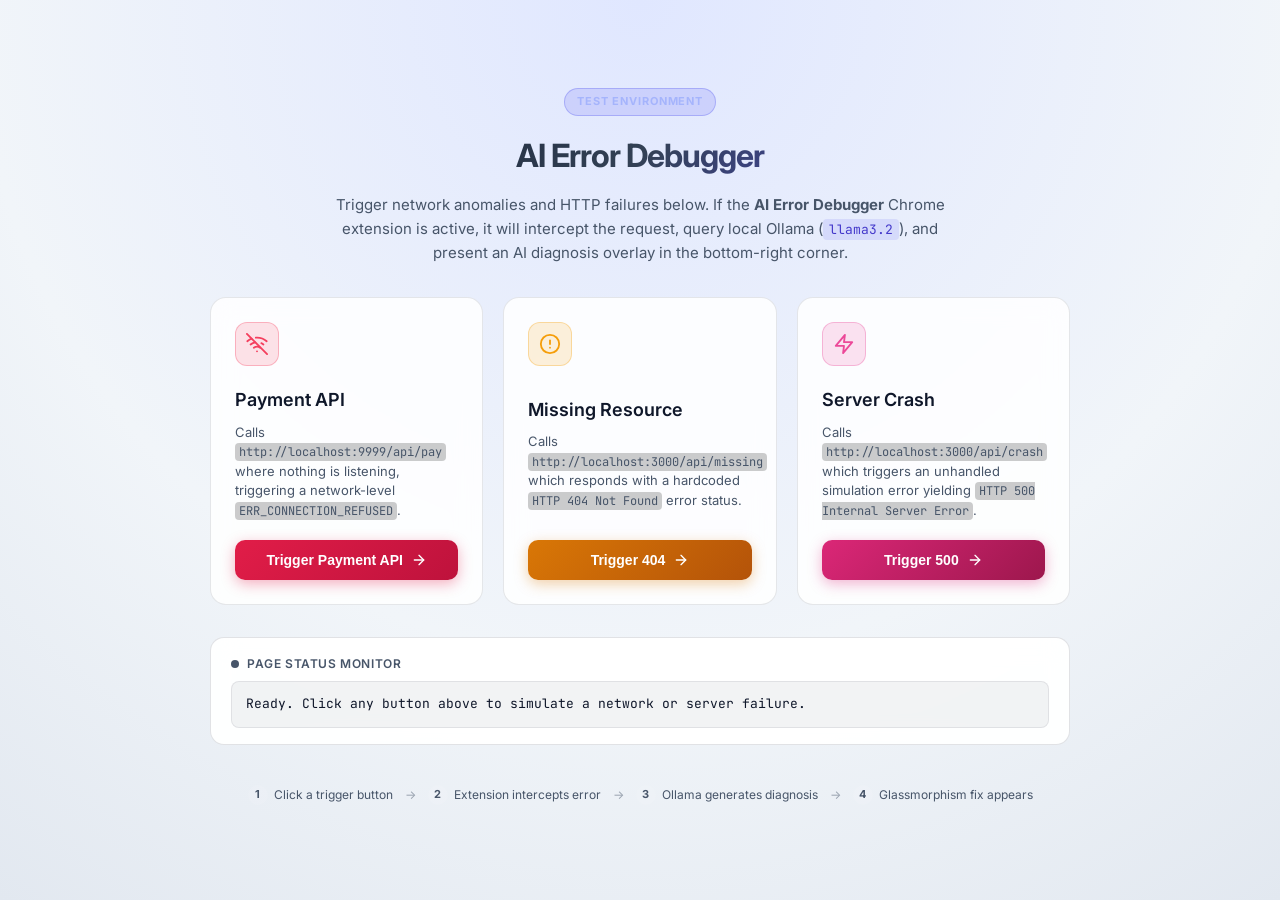
<file: dummy-app/index.html>
<!DOCTYPE html>
<html lang="en">
<head>
  <meta charset="UTF-8" />
  <meta name="viewport" content="width=device-width, initial-scale=1.0" />
  <meta name="description" content="AI Error Debugger - Dummy Test Web Application for triggering real browser network failures." />
  <title>AI Error Debugger - Test Bench</title>
  <link rel="stylesheet" href="styles.css" />
  <link rel="preconnect" href="https://fonts.googleapis.com" />
  <link rel="preconnect" href="https://fonts.gstatic.com" crossorigin />
  <link href="https://fonts.googleapis.com/css2?family=Inter:wght@400;500;600;700&family=JetBrains+Mono:wght@400;500&display=swap" rel="stylesheet" />
</head>
<body>
  <div class="app-container">
    <!-- Header -->
    <header class="app-header">
      <div class="badge-tag">Test Environment</div>
      <h1 class="app-title">AI Error Debugger</h1>
      <p class="app-subtitle">
        Trigger network anomalies and HTTP failures below. If the <strong>AI Error Debugger</strong> Chrome extension is active, it will intercept the request, query local Ollama (<code>llama3.2</code>), and present an AI diagnosis overlay in the bottom-right corner.
      </p>
    </header>

    <!-- Trigger Action Cards -->
    <main class="cards-grid">
      <!-- Card 1: Connection Refused -->
      <section class="card" id="card-payment">
        <div class="card-icon error-icon">
          <svg width="22" height="22" viewBox="0 0 24 24" fill="none" stroke="currentColor" stroke-width="2" stroke-linecap="round" stroke-linejoin="round">
            <line x1="1" y1="1" x2="23" y2="23"></line>
            <path d="M16.72 11.06A10.94 10.94 0 0 1 19 12.55"></path>
            <path d="M5 12.55a10.94 10.94 0 0 1 5.17-2.39"></path>
            <path d="M10.71 5.05A16 16 0 0 1 22.58 9"></path>
            <path d="M1.42 9a15.91 15.91 0 0 1 4.7-2.88"></path>
            <path d="M8.53 16.11a6 6 0 0 1 6.95 0"></path>
            <line x1="12" y1="20" x2="12.01" y2="20"></line>
          </svg>
        </div>
        <div class="card-content">
          <h2 class="card-title">Payment API</h2>
          <p class="card-desc">Calls <code>http://localhost:9999/api/pay</code> where nothing is listening, triggering a network-level <code>ERR_CONNECTION_REFUSED</code>.</p>
        </div>
        <button class="btn btn-danger" id="btn-pay">
          <span>Trigger Payment API</span>
          <svg width="16" height="16" viewBox="0 0 24 24" fill="none" stroke="currentColor" stroke-width="2" stroke-linecap="round" stroke-linejoin="round"><line x1="5" y1="12" x2="19" y2="12"></line><polyline points="12 5 19 12 12 19"></polyline></svg>
        </button>
      </section>

      <!-- Card 2: 404 Missing Route -->
      <section class="card" id="card-404">
        <div class="card-icon warning-icon">
          <svg width="22" height="22" viewBox="0 0 24 24" fill="none" stroke="currentColor" stroke-width="2" stroke-linecap="round" stroke-linejoin="round">
            <circle cx="12" cy="12" r="10"></circle>
            <line x1="12" y1="8" x2="12" y2="12"></line>
            <line x1="12" y1="16" x2="12.01" y2="16"></line>
          </svg>
        </div>
        <div class="card-content">
          <h2 class="card-title">Missing Resource</h2>
          <p class="card-desc">Calls <code>http://localhost:3000/api/missing</code> which responds with a hardcoded <code>HTTP 404 Not Found</code> error status.</p>
        </div>
        <button class="btn btn-warning" id="btn-404">
          <span>Trigger 404</span>
          <svg width="16" height="16" viewBox="0 0 24 24" fill="none" stroke="currentColor" stroke-width="2" stroke-linecap="round" stroke-linejoin="round"><line x1="5" y1="12" x2="19" y2="12"></line><polyline points="12 5 19 12 12 19"></polyline></svg>
        </button>
      </section>

      <!-- Card 3: 500 Crash Route -->
      <section class="card" id="card-500">
        <div class="card-icon crash-icon">
          <svg width="22" height="22" viewBox="0 0 24 24" fill="none" stroke="currentColor" stroke-width="2" stroke-linecap="round" stroke-linejoin="round">
            <polygon points="13 2 3 14 12 14 11 22 21 10 12 10 13 2"></polygon>
          </svg>
        </div>
        <div class="card-content">
          <h2 class="card-title">Server Crash</h2>
          <p class="card-desc">Calls <code>http://localhost:3000/api/crash</code> which triggers an unhandled simulation error yielding <code>HTTP 500 Internal Server Error</code>.</p>
        </div>
        <button class="btn btn-crash" id="btn-500">
          <span>Trigger 500</span>
          <svg width="16" height="16" viewBox="0 0 24 24" fill="none" stroke="currentColor" stroke-width="2" stroke-linecap="round" stroke-linejoin="round"><line x1="5" y1="12" x2="19" y2="12"></line><polyline points="12 5 19 12 12 19"></polyline></svg>
        </button>
      </section>
    </main>

    <!-- Visual Status Line Banner (Errors are NOT swallowed visually) -->
    <section class="status-section" id="status-container" aria-live="polite">
      <div class="status-header">
        <span class="status-indicator-dot" id="status-indicator-dot"></span>
        <span class="status-title">Page Status Monitor</span>
      </div>
      <div class="status-line-box" id="status-line">
        Ready. Click any button above to simulate a network or server failure.
      </div>
    </section>

    <!-- Architecture & Verification Guide -->
    <footer class="app-footer">
      <div class="footer-step">
        <span class="step-num">1</span>
        <span>Click a trigger button</span>
      </div>
      <div class="footer-arrow">→</div>
      <div class="footer-step">
        <span class="step-num">2</span>
        <span>Extension intercepts error</span>
      </div>
      <div class="footer-arrow">→</div>
      <div class="footer-step">
        <span class="step-num">3</span>
        <span>Ollama generates diagnosis</span>
      </div>
      <div class="footer-arrow">→</div>
      <div class="footer-step">
        <span class="step-num">4</span>
        <span>Glassmorphism fix appears</span>
      </div>
    </footer>
  </div>

  <script src="app.js"></script>
</body>
</html>
</file>
<file: dummy-app/styles.css>
/**
 * AI Error Debugger - Dummy App Styles
 * Clean, modern dark/light responsive interface
 */

:root {
  --bg-gradient: radial-gradient(circle at 50% 0%, #1e1b4b 0%, #0f172a 60%, #090d16 100%);
  --card-bg: rgba(30, 41, 59, 0.7);
  --card-border: rgba(255, 255, 255, 0.1);
  --card-hover-border: rgba(99, 102, 241, 0.4);
  --text-main: #f8fafc;
  --text-muted: #94a3b8;
  --accent-indigo: #6366f1;
  --accent-indigo-hover: #4f46e5;
  --status-bg: rgba(15, 23, 42, 0.8);
  --status-border: rgba(255, 255, 255, 0.12);
  --danger-color: #f43f5e;
  --warning-color: #f59e0b;
  --crash-color: #ec4899;
  --success-color: #10b981;
}

@media (prefers-color-scheme: light) {
  :root {
    --bg-gradient: radial-gradient(circle at 50% 0%, #e0e7ff 0%, #f1f5f9 60%, #e2e8f0 100%);
    --card-bg: rgba(255, 255, 255, 0.85);
    --card-border: rgba(15, 23, 42, 0.1);
    --card-hover-border: rgba(99, 102, 241, 0.5);
    --text-main: #0f172a;
    --text-muted: #475569;
    --status-bg: rgba(255, 255, 255, 0.95);
    --status-border: rgba(15, 23, 42, 0.12);
  }
}

* {
  box-sizing: border-box;
  margin: 0;
  padding: 0;
}

body {
  font-family: 'Inter', -apple-system, BlinkMacSystemFont, 'Segoe UI', Roboto, sans-serif;
  min-height: 100vh;
  background: var(--bg-gradient);
  background-attachment: fixed;
  color: var(--text-main);
  display: flex;
  justify-content: center;
  align-items: center;
  padding: 40px 20px;
  line-height: 1.6;
}

.app-container {
  width: 100%;
  max-width: 860px;
  display: flex;
  flex-direction: column;
  gap: 32px;
}

/* Header */
.app-header {
  text-align: center;
}

.badge-tag {
  display: inline-block;
  font-size: 11px;
  font-weight: 700;
  text-transform: uppercase;
  letter-spacing: 0.08em;
  padding: 4px 12px;
  border-radius: 9999px;
  background: rgba(99, 102, 241, 0.18);
  color: #a5b4fc;
  border: 1px solid rgba(99, 102, 241, 0.35);
  margin-bottom: 14px;
}

.app-title {
  font-size: 32px;
  font-weight: 700;
  letter-spacing: -0.03em;
  background: linear-gradient(135deg, #ffffff 0%, #cbd5e1 50%, #818cf8 100%);
  -webkit-background-clip: text;
  -webkit-text-fill-color: transparent;
  margin-bottom: 12px;
}

@media (prefers-color-scheme: light) {
  .app-title {
    background: linear-gradient(135deg, #0f172a 0%, #334155 50%, #4f46e5 100%);
    -webkit-background-clip: text;
    -webkit-text-fill-color: transparent;
  }
}

.app-subtitle {
  color: var(--text-muted);
  font-size: 15px;
  max-width: 640px;
  margin: 0 auto;
}

.app-subtitle code {
  font-family: 'JetBrains Mono', monospace;
  background: rgba(99, 102, 241, 0.15);
  color: #c7d2fe;
  padding: 2px 6px;
  border-radius: 4px;
  font-size: 13px;
}

@media (prefers-color-scheme: light) {
  .app-subtitle code {
    color: #4338ca;
  }
}

/* Grid of Cards */
.cards-grid {
  display: grid;
  grid-template-columns: repeat(auto-fit, minmax(250px, 1fr));
  gap: 20px;
}

.card {
  background: var(--card-bg);
  border: 1px solid var(--card-border);
  backdrop-filter: blur(12px);
  -webkit-backdrop-filter: blur(12px);
  border-radius: 16px;
  padding: 24px;
  display: flex;
  flex-direction: column;
  justify-content: space-between;
  gap: 20px;
  transition: transform 0.2s ease, border-color 0.2s ease, box-shadow 0.2s ease;
}

.card:hover {
  transform: translateY(-3px);
  border-color: var(--card-hover-border);
  box-shadow: 0 12px 30px -10px rgba(0, 0, 0, 0.3);
}

.card-icon {
  width: 44px;
  height: 44px;
  border-radius: 12px;
  display: flex;
  align-items: center;
  justify-content: center;
}

.error-icon {
  background: rgba(244, 63, 94, 0.15);
  color: var(--danger-color);
  border: 1px solid rgba(244, 63, 94, 0.3);
}

.warning-icon {
  background: rgba(245, 158, 11, 0.15);
  color: var(--warning-color);
  border: 1px solid rgba(245, 158, 11, 0.3);
}

.crash-icon {
  background: rgba(236, 72, 153, 0.15);
  color: var(--crash-color);
  border: 1px solid rgba(236, 72, 153, 0.3);
}

.card-title {
  font-size: 18px;
  font-weight: 600;
  margin-bottom: 8px;
}

.card-desc {
  font-size: 13px;
  color: var(--text-muted);
  line-height: 1.5;
}

.card-desc code {
  font-family: 'JetBrains Mono', monospace;
  font-size: 12px;
  background: rgba(0, 0, 0, 0.2);
  padding: 1px 4px;
  border-radius: 4px;
}

/* Buttons */
.btn {
  display: flex;
  align-items: center;
  justify-content: center;
  gap: 8px;
  padding: 12px 18px;
  border-radius: 10px;
  font-size: 14px;
  font-weight: 600;
  cursor: pointer;
  border: none;
  transition: all 0.18s ease;
}

.btn:active {
  transform: scale(0.98);
}

.btn-danger {
  background: linear-gradient(135deg, #e11d48, #be123c);
  color: #fff;
  box-shadow: 0 4px 14px 0 rgba(225, 29, 72, 0.35);
}

.btn-danger:hover {
  background: linear-gradient(135deg, #f43f5e, #e11d48);
  box-shadow: 0 6px 18px 0 rgba(225, 29, 72, 0.5);
}

.btn-warning {
  background: linear-gradient(135deg, #d97706, #b45309);
  color: #fff;
  box-shadow: 0 4px 14px 0 rgba(217, 119, 6, 0.35);
}

.btn-warning:hover {
  background: linear-gradient(135deg, #f59e0b, #d97706);
  box-shadow: 0 6px 18px 0 rgba(217, 119, 6, 0.5);
}

.btn-crash {
  background: linear-gradient(135deg, #db2777, #9d174d);
  color: #fff;
  box-shadow: 0 4px 14px 0 rgba(219, 39, 119, 0.35);
}

.btn-crash:hover {
  background: linear-gradient(135deg, #ec4899, #db2777);
  box-shadow: 0 6px 18px 0 rgba(219, 39, 119, 0.5);
}

/* Status Monitor Section */
.status-section {
  background: var(--status-bg);
  border: 1px solid var(--status-border);
  backdrop-filter: blur(12px);
  -webkit-backdrop-filter: blur(12px);
  border-radius: 14px;
  padding: 16px 20px;
  display: flex;
  flex-direction: column;
  gap: 8px;
}

.status-header {
  display: flex;
  align-items: center;
  gap: 8px;
  font-size: 12px;
  font-weight: 600;
  text-transform: uppercase;
  letter-spacing: 0.05em;
  color: var(--text-muted);
}

.status-indicator-dot {
  width: 8px;
  height: 8px;
  border-radius: 50%;
  background: var(--text-muted);
}

.status-indicator-dot.dot-pending {
  background: var(--accent-indigo);
  box-shadow: 0 0 8px var(--accent-indigo);
}

.status-indicator-dot.dot-error {
  background: var(--danger-color);
  box-shadow: 0 0 8px var(--danger-color);
}

.status-indicator-dot.dot-success {
  background: var(--success-color);
  box-shadow: 0 0 8px var(--success-color);
}

.status-line-box {
  font-family: 'JetBrains Mono', monospace;
  font-size: 13px;
  padding: 12px 14px;
  background: rgba(0, 0, 0, 0.25);
  border-radius: 8px;
  border: 1px solid rgba(255, 255, 255, 0.06);
  word-break: break-all;
  transition: all 0.2s ease;
}

@media (prefers-color-scheme: light) {
  .status-line-box {
    background: rgba(15, 23, 42, 0.05);
    border-color: rgba(15, 23, 42, 0.08);
  }
}

.status-line-box.status-error {
  border-color: rgba(244, 63, 94, 0.4);
  background: rgba(244, 63, 94, 0.08);
  color: #fda4af;
}

@media (prefers-color-scheme: light) {
  .status-line-box.status-error {
    color: #e11d48;
  }
}

.status-line-box.status-pending {
  border-color: rgba(99, 102, 241, 0.4);
  background: rgba(99, 102, 241, 0.08);
  color: #c7d2fe;
}

/* Footer Steps */
.app-footer {
  display: flex;
  align-items: center;
  justify-content: center;
  flex-wrap: wrap;
  gap: 12px;
  font-size: 12px;
  color: var(--text-muted);
  padding: 8px;
}

.footer-step {
  display: flex;
  align-items: center;
  gap: 6px;
}

.step-num {
  width: 20px;
  height: 20px;
  border-radius: 50%;
  background: rgba(255, 255, 255, 0.1);
  display: flex;
  align-items: center;
  justify-content: center;
  font-weight: 700;
  font-size: 11px;
}

.footer-arrow {
  opacity: 0.5;
}
</file>
